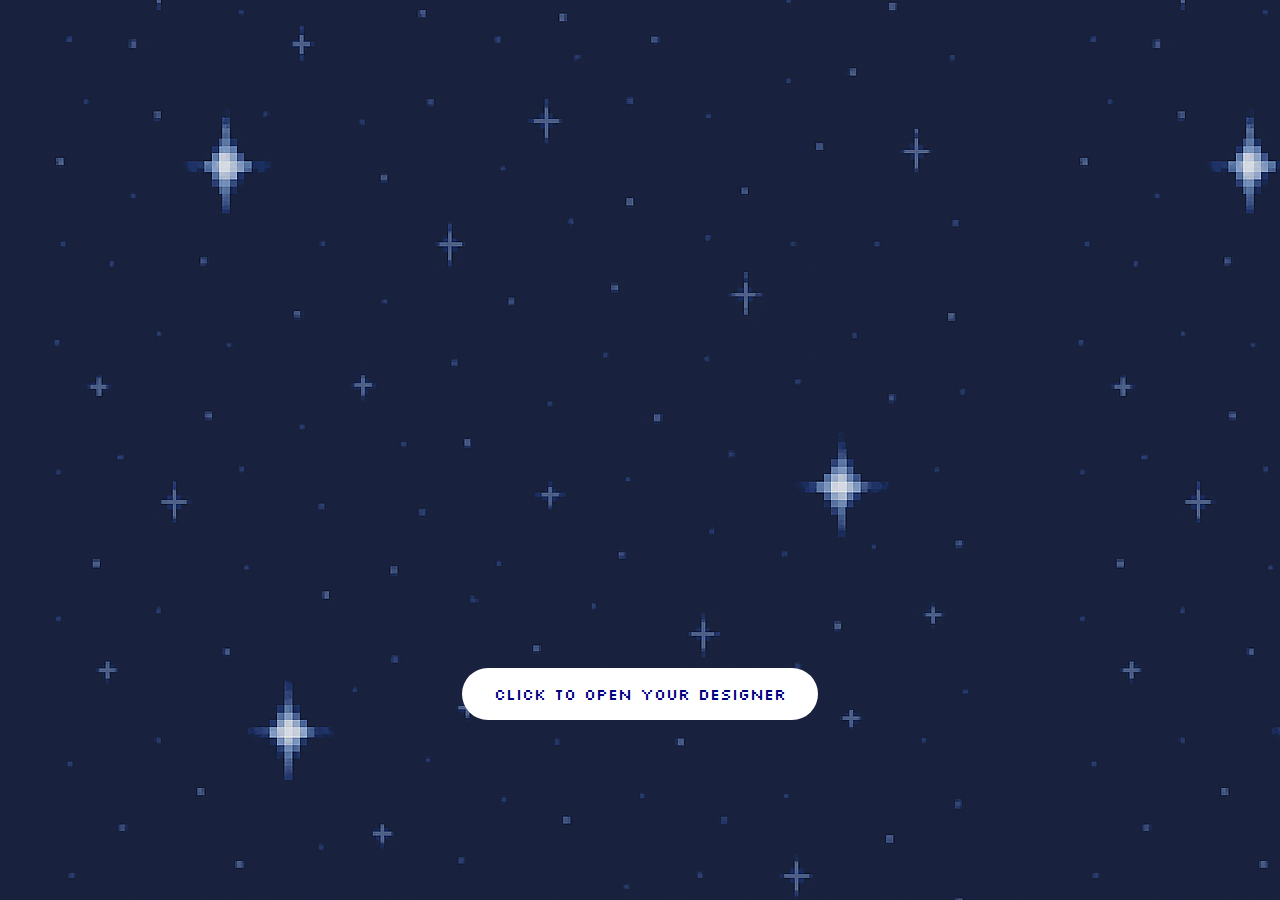
<file: index.html>
<!DOCTYPE html>
<html lang="en">
<head>
  <meta charset="UTF-8" />
  <meta name="viewport" content="width=device-width, initial-scale=1.0" />
  <title>Isabelle - Creative Avatar</title>
  <link rel="stylesheet" href="style.css" />
  <link href="https://fonts.googleapis.com/css2?family=Outfit:wght@400;600;700&display=swap" rel="stylesheet">
  <link href="https://fonts.googleapis.com/css2?family=Silkscreen:wght@400;700&display=swap" rel="stylesheet">

  <!-- Swiper CSS -->
  <link rel="stylesheet" href="https://cdn.jsdelivr.net/npm/swiper/swiper-bundle.min.css"/>
</head>

<body>
  <!-- Opening Screen -->
  <div id="opening-screen" class="opening-screen js-hidden">
    <button id="open-button">CLICK TO OPEN YOUR DESIGNER</button>
  </div>

  <!-- Profile Screen -->
  <main id="profile-screen" class="profile-wrapper hidden">
    <div class="profile-title-bar wave-text">
      <span style="--i:0">D</span><span style="--i:1">E</span><span style="--i:2">S</span><span style="--i:3">I</span><span style="--i:4">G</span><span style="--i:5">N</span><span style="--i:6">E</span><span style="--i:7">R</span>&nbsp;<span style="--i:8">U</span><span style="--i:9">N</span><span style="--i:10">L</span><span style="--i:11">O</span><span style="--i:12">C</span><span style="--i:13">K</span><span style="--i:14">E</span><span style="--i:15">D</span>
    </div>

    <!-- Swiper Carousel -->
    <div class="swiper mySwiper">
      <div class="swiper-wrapper">

        <!-- Flippable Main Card -->
        <div class="swiper-slide">
          <div class="card-flip-container" id="main-card">
            <div class="card-inner">
              <div class="card-bg"></div>

              <!-- FRONT -->
              <div class="card-face card-front">
                <div class="card-left">
                  <h2>ISABELLE LEE</h2>
                  <img src="asset/avatar.png" alt="Avatar" class="card-avatar" />
                  <div class="skill-box">
                    <div class="skills">
                      <div class="skill-row">
                        <span>Communication</span>
                        <div class="dots tooltip-container" data-tooltip="5/5">
                          <span class="filled"></span><span class="filled"></span><span class="filled"></span><span class="filled"></span><span class="filled"></span>
                        </div>
                      </div>
                      <div class="skill-row">
                        <span>Creativity</span>
                        <div class="dots tooltip-container" data-tooltip="5/5">
                          <span class="filled"></span><span class="filled"></span><span class="filled"></span><span class="filled"></span><span class="filled"></span>
                        </div>
                      </div>
                      <div class="skill-row">
                        <span>Collaboration</span>
                        <div class="dots tooltip-container" data-tooltip="5/5">
                          <span class="filled"></span><span class="filled"></span><span class="filled"></span><span class="filled"></span><span class="filled"></span>
                        </div>
                      </div>
                      <div class="skill-row">
                        <span>Hesitance</span>
                        <div class="dots tooltip-container" data-tooltip="5/5">
                          <span class="filled"></span><span class="unfilled"></span><span class="unfilled"></span><span class="unfilled"></span><span class="unfilled"></span>
                        </div>
                      </div>
                    </div>
                  </div>
                </div>
              </div>

              <!-- BACK -->
              <div class="card-face card-back">
                <div class="card-right">
                  <div class="status">
                    <img src="asset/avatar_back.png" alt="Mini Avatar" class="mini-avatar" />
                    <div class="stats">
                      <div><strong>LVL</strong> 21</div>
                      <div><strong>EXP</strong> 190603</div>
                      <div class="hp-bar"><span style="width: 80%;"></span></div>
                      <div>HP: Full</div>
                    </div>
                  </div>

                  <div class="tab-section">
                    <div class="tabs">
                      <button class="active" data-color="description">Description</button>
                      <button data-color="skill">Skill</button>
                      <button data-color="object">Object</button>
                    </div>

                    <div class="tab-content active-tab" data-color="description">
                      <div class="tab-panel active" data-tab="description">
                        <p>I’m Isabelle – a cheerful designer who loves learning and turning ideas into fun, meaningful designs. I’m open to anything and everything, always curious, and excited to grow through every new challenge.</p>
                      </div>
                      <div class="tab-panel" data-tab="skill">                       
                          <div><p><strong>TOOLS</strong> <br> Figma<br> Illustrator / Photoshop<br> Canva<br> HTML / CSS<br></div><div><strong>TEAM TRAITS</strong><br>Problem solving<br> Open communicator<br></p></div>
                      </div>
                      <div class="tab-panel" data-tab="object">
                        <p>
                          ✏️ <strong>Magic Pencil</strong>: Boosts imagination output by +40%<br>
                          📁 <strong>Project Vault</strong>: Safely stores completed quests, WIPs, and abandoned genius<br>
                          💾 <strong>Inspo Cache</strong>: Auto-collects sparkles, screenshots & late-night doodles<br>
                          🧵 <strong>Thread of Chaos</strong>: Untangles messy ideas into clean concepts (eventually)
                        </p>
                      </div>                      
                    </div>
                  </div>
                </div>
              </div>

            </div>
          </div>
        </div>

        <!-- Project Card -->
        <div class="swiper-slide card-nav project-card">
          <a href="projects.html" class="card-face-label">Projects</a>
        </div>

        <!-- Contact Card -->
        <div class="swiper-slide card-nav contact-card">
          <a href="contact.html" class="card-face-label">Contact</a>
        </div>


      </div>
    </div>
    <p class="flip-hint">Click to flip</p>

  </main>

  <!-- Swiper JS -->
  <script src="https://cdn.jsdelivr.net/npm/swiper/swiper-bundle.min.js"></script>
  <script src="script.js"></script>

  <!-- Swiper Init -->
  <script>
    var swiper = new Swiper(".mySwiper", {
      effect: "coverflow",
      grabCursor: true,
      centeredSlides: true,
      slidesPerView: "auto",
      initialSlide: 0,
      loop: true,
      slideToClickedSlide: true, // enables click-to-center
      resistanceRatio: 0.6, // optional: makes dragging slightly tighter
      coverflowEffect: {
        rotate: 0,
        stretch: 0,
        depth: 300,
        modifier: 1,
        slideShadows: false,
      }
    });
    
    
  </script>


</body>
</html>
</file>
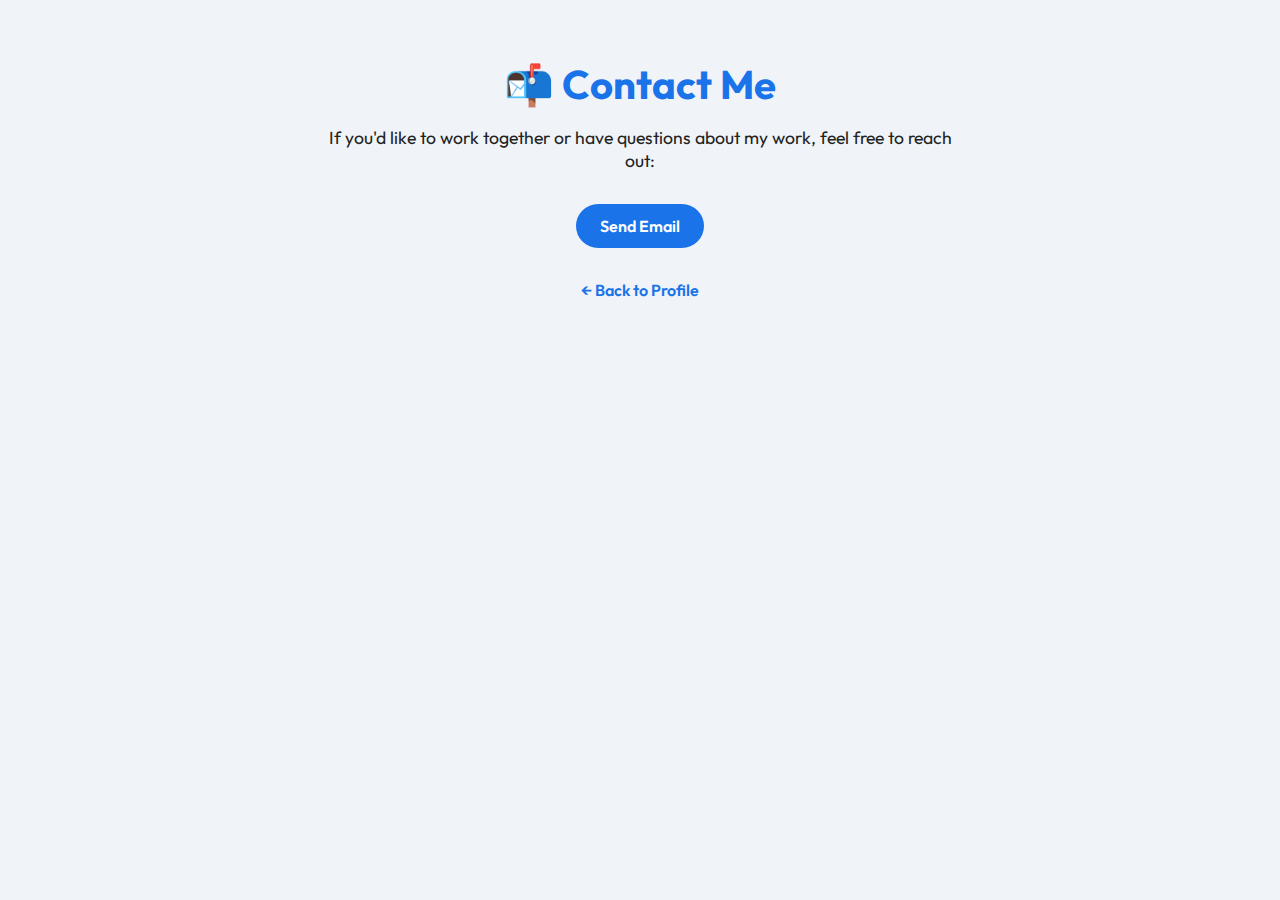
<file: contact.html>
<!DOCTYPE html>
<html lang="en">
<head>
  <meta charset="UTF-8" />
  <meta name="viewport" content="width=device-width, initial-scale=1.0" />
  <title>Contact Isabelle</title>
  <link rel="stylesheet" href="style.css" />
  <link href="https://fonts.googleapis.com/css2?family=Outfit:wght@400;600;700&display=swap" rel="stylesheet">
  <style>
    body {
      font-family: 'Outfit', sans-serif;
      background: #f0f4f9;
      padding: 2rem;
      max-width: 700px;
      margin: auto;
      text-align: center;
      color: #222;
    }

    h1 {
      font-size: 2.5rem;
      color: #1a73e8;
      margin-bottom: 1rem;
    }

    p {
      font-size: 1.1rem;
      margin-bottom: 2rem;
    }

    .email-link {
      display: inline-block;
      background: #1a73e8;
      color: white;
      padding: 0.75rem 1.5rem;
      border-radius: 999px;
      text-decoration: none;
      font-weight: 600;
      transition: background 0.3s ease, transform 0.2s ease;
    }

    .email-link:hover {
      background: #155fc1;
      transform: translateY(-2px);
    }

    .back-link {
      display: inline-block;
      margin-top: 2rem;
      text-decoration: none;
      color: #1a73e8;
      font-weight: 600;
    }

    .back-link:hover {
      text-decoration: underline;
    }
  </style>
</head>
<body>

  <h1>📬 Contact Me</h1>
  <p>If you'd like to work together or have questions about my work, feel free to reach out:</p>

  <a href="mailto:seoyounglee17@gmail.com" class="email-link">Send Email</a>

  <br />
  <a href="index.html" class="back-link">← Back to Profile</a>

</body>
</html>
</file>
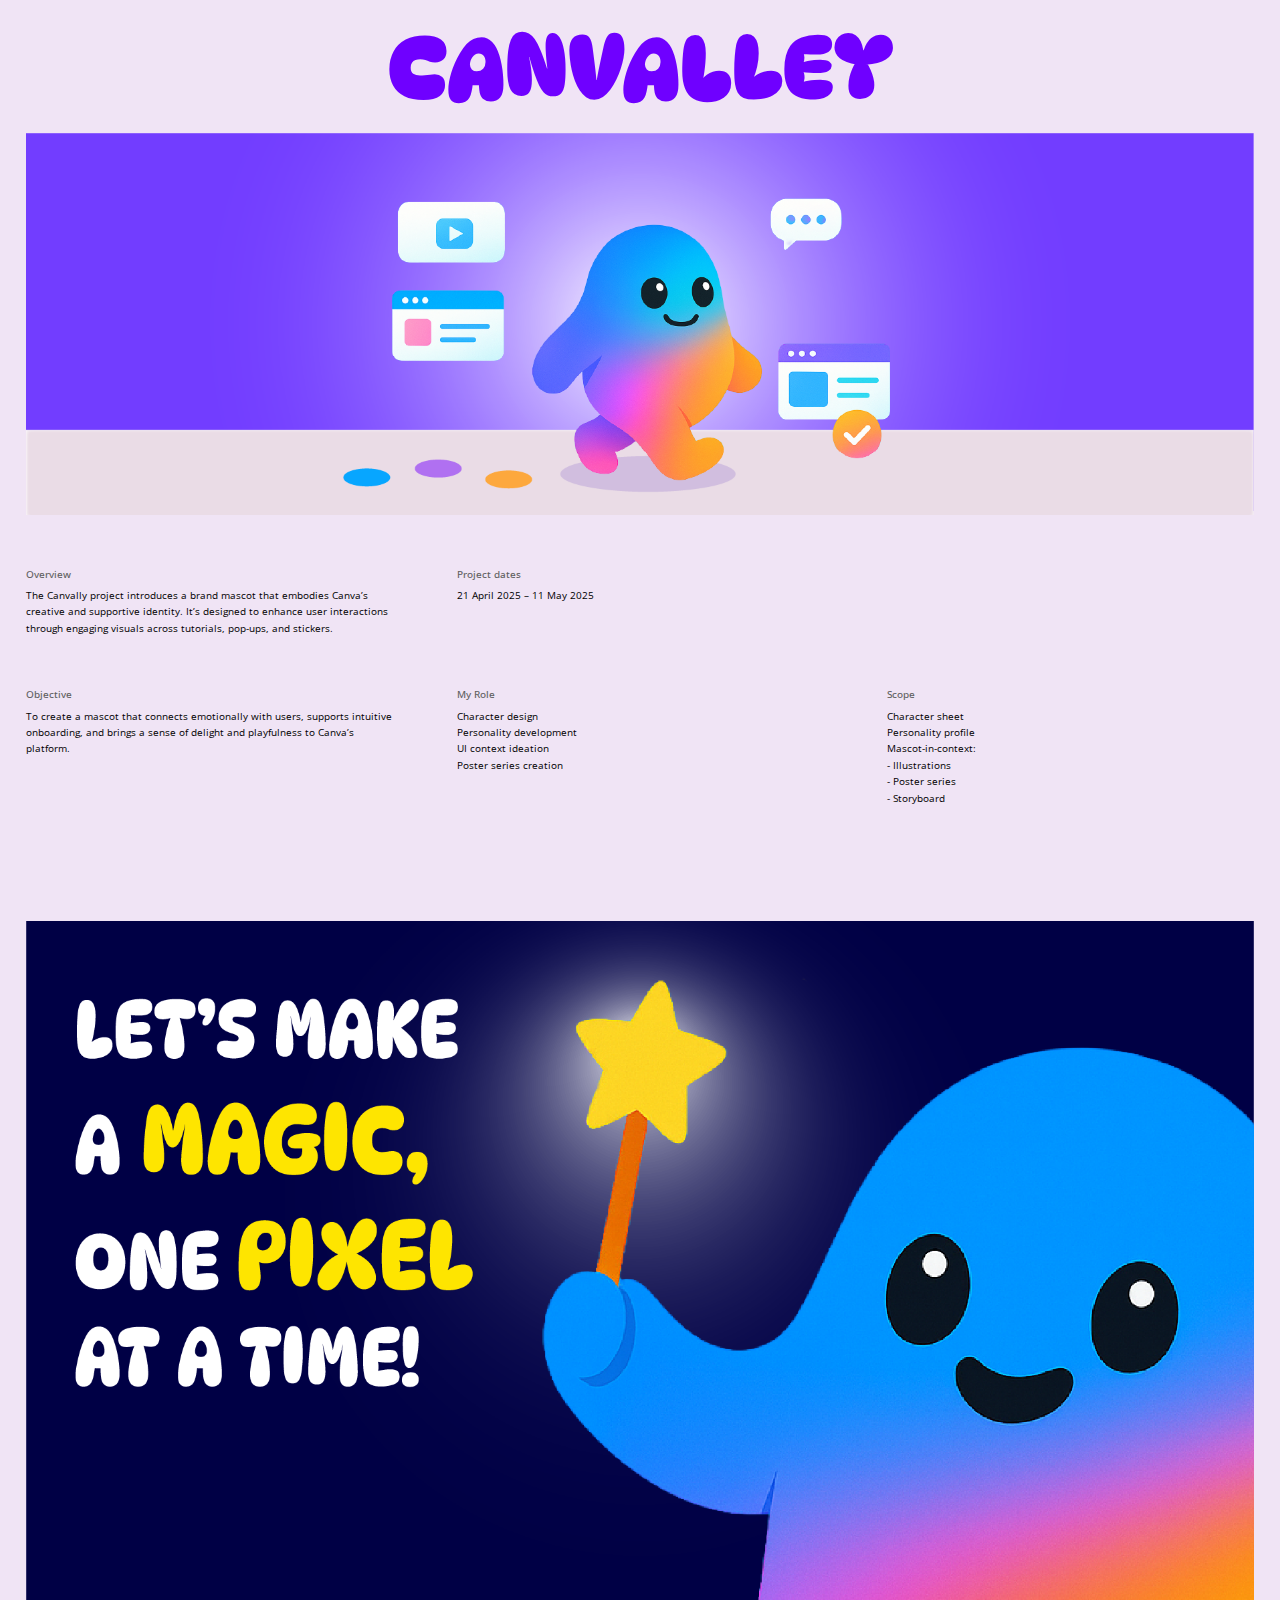
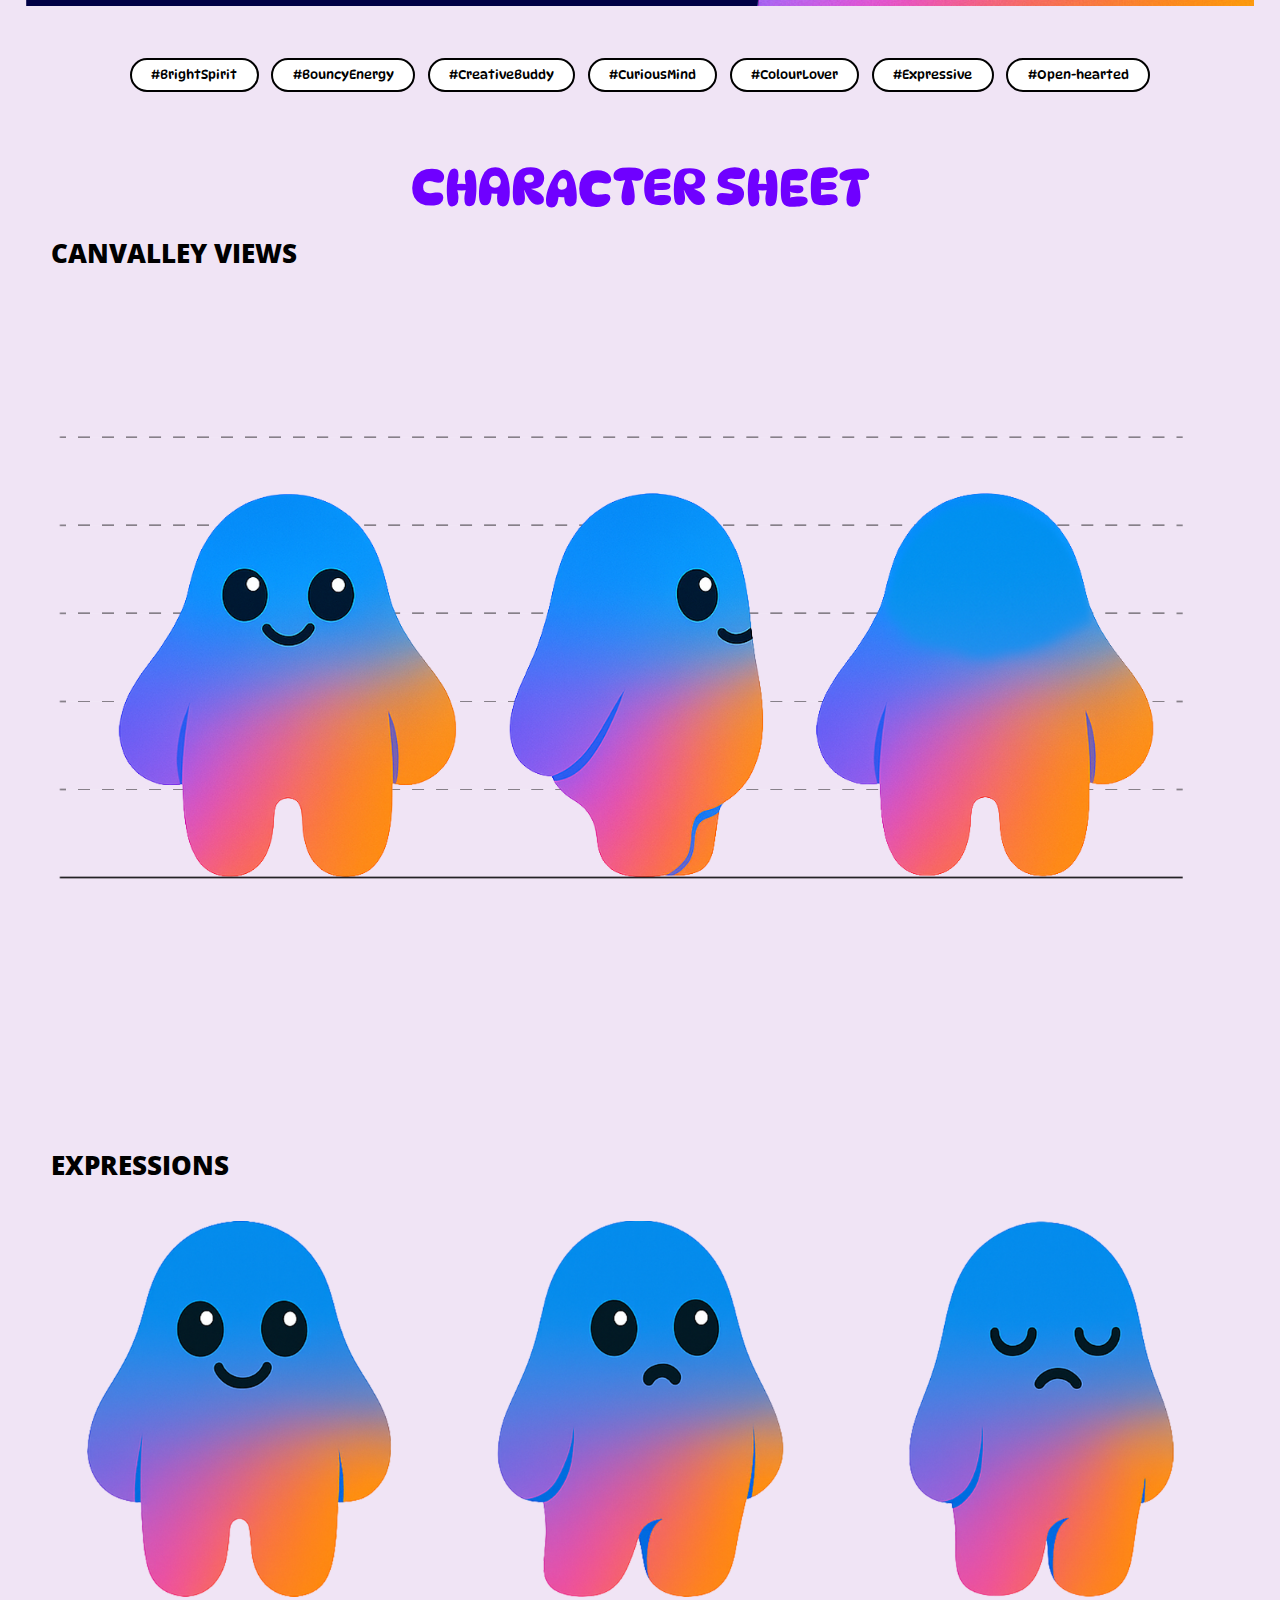
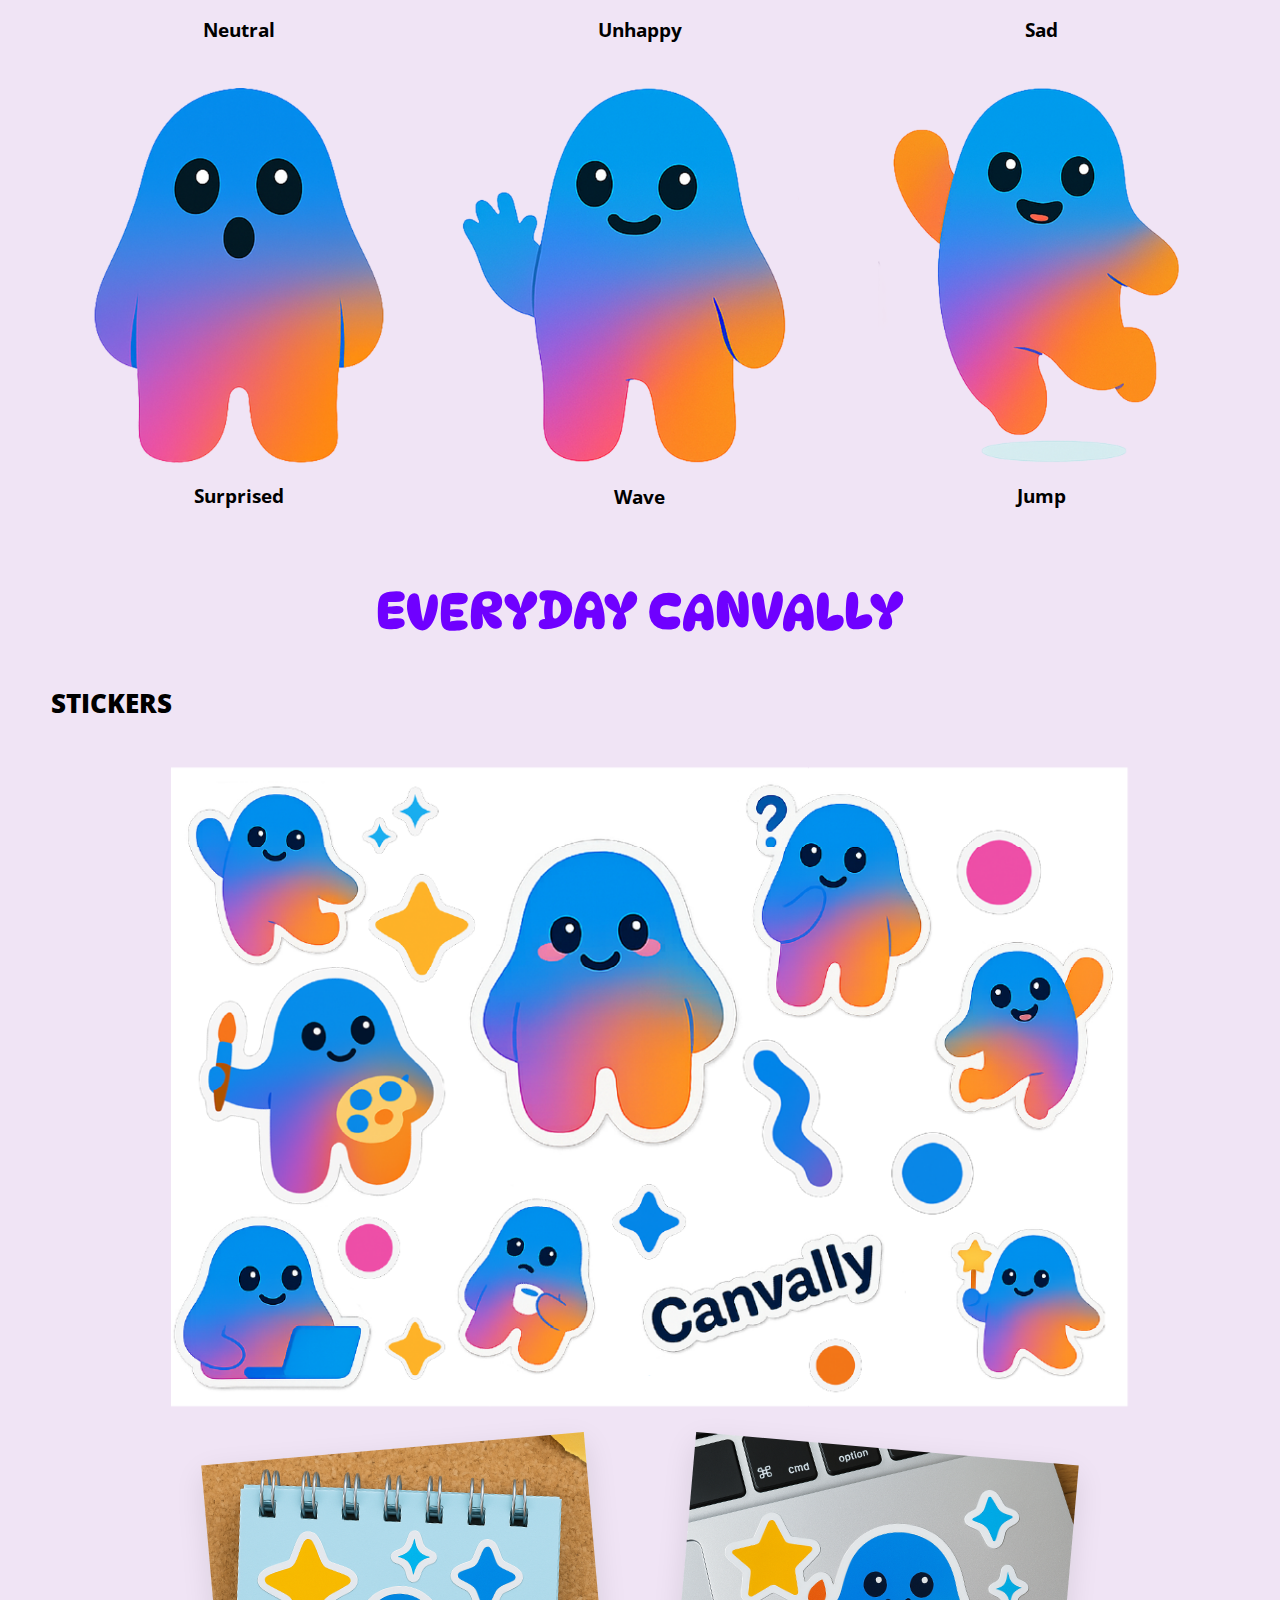
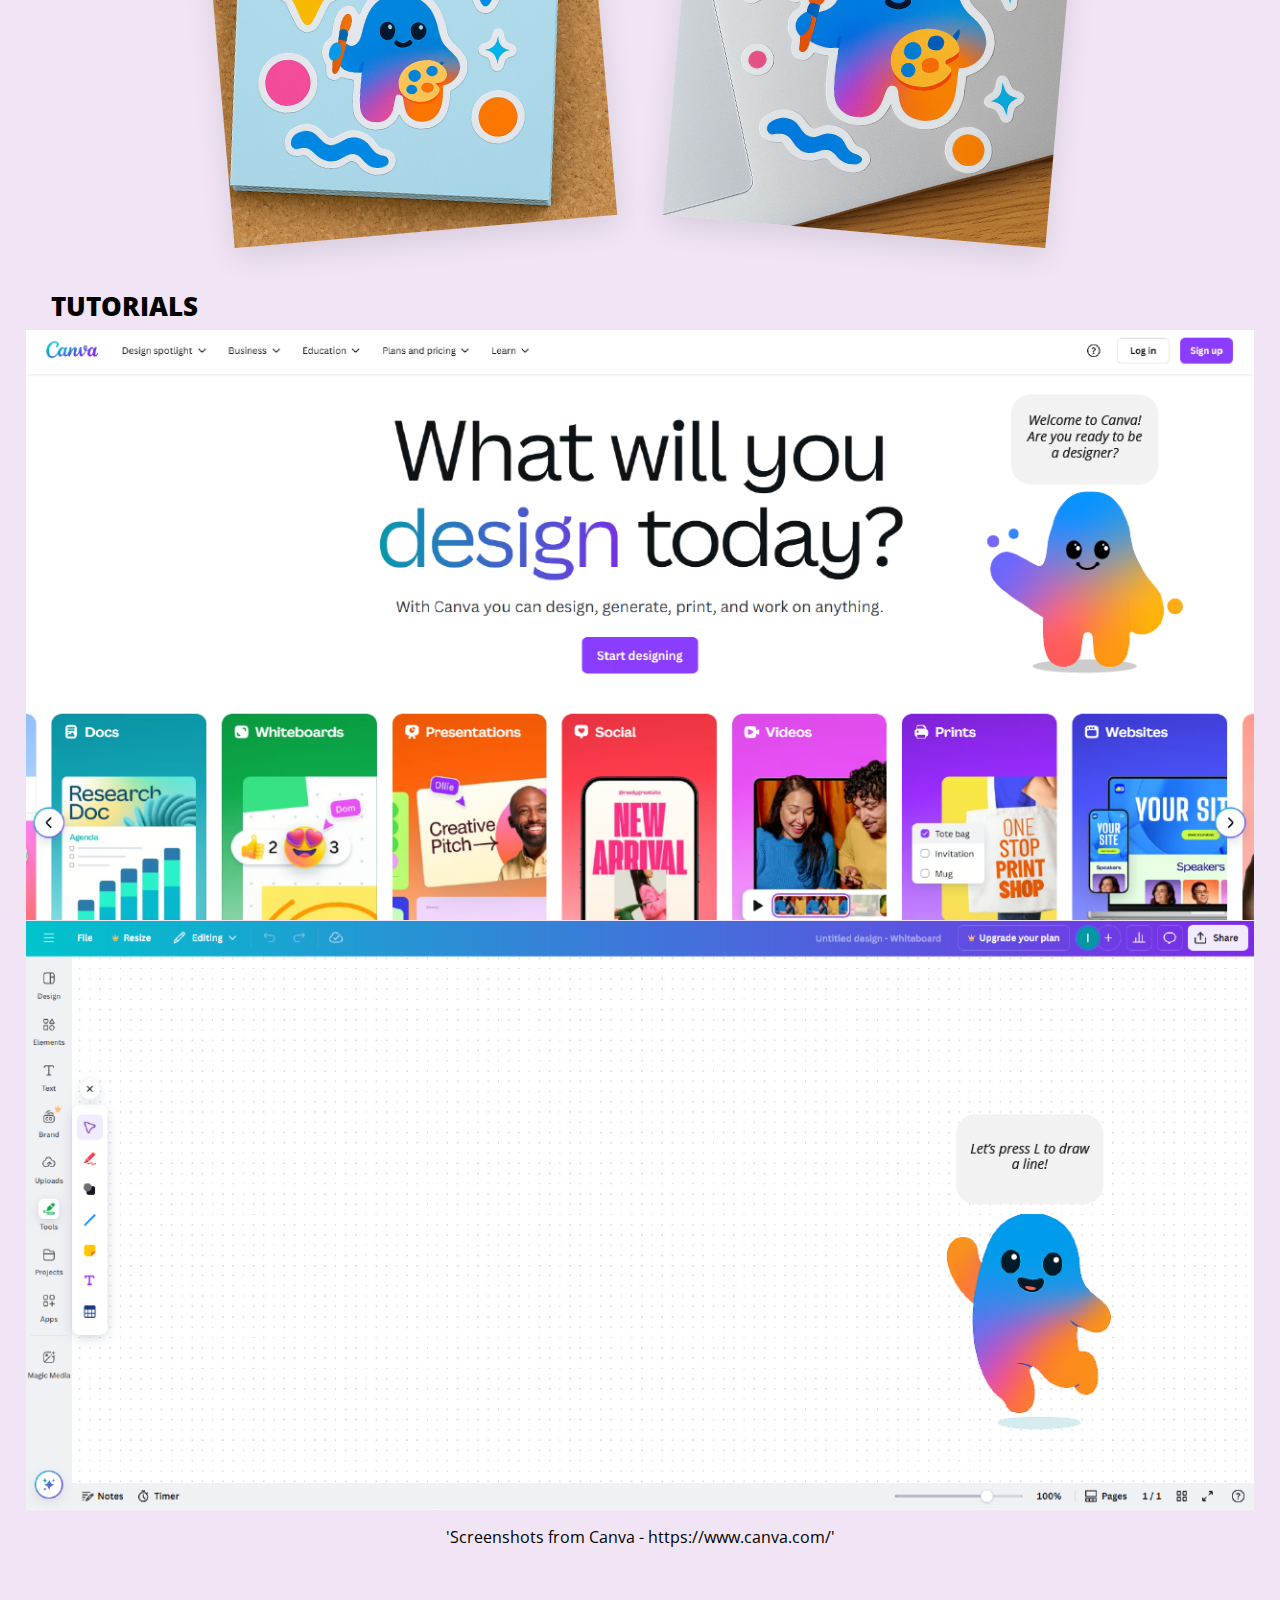
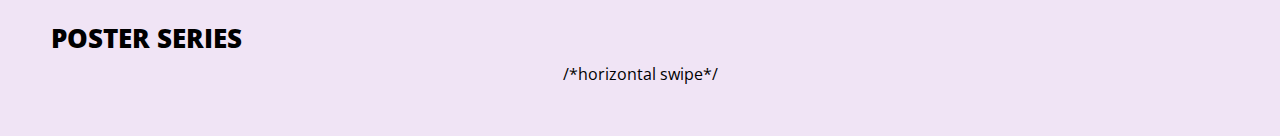
<file: projects.html>
<!DOCTYPE html>
<html lang="en">
<head>
  <meta charset="UTF-8" />
  <meta name="viewport" content="width=device-width, initial-scale=1.0"/>
  <title>Canvalley Project</title>
  <link href="https://fonts.googleapis.com/css2?family=DynaPuff:wght@400;700&family=Montserrat:ital,wght@0,100..900;1,100..900&family=Open+Sans:ital,wght@0,300..800;1,300..800&display=swap" rel="stylesheet">
  <link rel="stylesheet" href="project-style.css" />
</head>

<body>
  <div class="page-wrapper">     
    <div class="hero">
      <h1>CANVALLEY</h1>
      <img src="asset/canvalley2.png" alt="Canvalley Mascot" class="img-full" />
    </div>
    <section class="project-info">
      <div class="row top-row">
        <div class="col">
          <h2>Overview</h2>
          <p>
            The Canvally project introduces a brand mascot that embodies Canva’s creative and supportive identity. It’s designed to enhance user interactions through engaging visuals across tutorials, pop-ups, and stickers.
          </p>
        </div>
        <div class="col">
          <h2>Project dates</h2>
          <p>21 April 2025 – 11 May 2025</p>
        </div>
      </div>
      <div class="row bottom-row">
        <div class="col">
          <h2>Objective</h2>
          <p>
            To create a mascot that connects emotionally with users, supports intuitive onboarding, and brings a sense of delight and playfulness to Canva’s platform.
          </p>
        </div>
        <div class="col">
          <h2>My Role</h2>
          <p>
            Character design<br>
            Personality development<br>
            UI context ideation<br>
            Poster series creation
          </p>
        </div>
        <div class="col">
          <h2>Scope</h2>
          <p>
            Character sheet<br>
            Personality profile<br>
            Mascot-in-context:<br>
            - Illustrations<br>
            - Poster series<br>
            - Storyboard
          </p>
        </div>
      </div>
    </section>
    <div class="magic">
      <img src="asset/canvalley magic.png" alt="Canvalley Magic" class="img-full" />
    </div>

    <div class="hashtag-bubbles">
      <span>#BrightSpirit</span>
      <span>#BouncyEnergy</span>
      <span>#CreativeBuddy</span>
      <span>#CuriousMind</span>
      <span>#ColourLover</span>
      <span>#Expressive</span>
      <span>#Open-hearted</span>
    </div>

    <div class="character-sheet">
      <h2>CHARACTER SHEET</h2>
      <div class="size">
        <h3>CANVALLEY VIEWS</h3>
        <img src="asset/canvalley size.png" alt="Canvalley size" class="img-full" />
      </div>
      <div class="expressions">
        <h3>EXPRESSIONS</h3>
        <div class="expression-grid">
          <div class="expression-item">
            <img src="asset/neutral.png" alt="neutral" class="img-full" />
            <p>Neutral</p>
          </div>
          <div class="expression-item">
            <img src="asset/unhappy.png" alt="unhappy" class="img-full" />
            <p>Unhappy</p>
          </div>
          <div class="expression-item">
            <img src="asset/sad.png" alt="sad" class="img-full" />
            <p>Sad</p>
          </div>
          <div class="expression-item">
            <img src="asset/surprised.png" alt="surprised" class="img-full" />
            <p>Surprised</p>
          </div>
          <div class="expression-item">
            <img src="asset/wave.png" alt="wave" class="img-full" />
            <p>Wave</p>
          </div>
          <div class="expression-item">
            <img src="asset/jump.png" alt="jump" class="img-full" />
            <p>Jump</p>
          </div>
        </div>  
      </div>
    </div> 
    
    <div class="canvally-irl">
      <h2>EVERYDAY CANVALLY</h2>
      <div class="sticker">
        <h3>STICKERS</h3>
        <img src="asset/stickers.png" alt="stickers" class="img-full" />
        <div class="mockup-diagonal">
          <img src="asset/sticker-mockup1.png" alt="mockup 1" class="mockup-img mockup-left" />
          <img src="asset/sticker-mockup2.png" alt="mockup 2" class="mockup-img mockup-right" />
        </div>
      </div>
      <div class="tutorial">
        <h3>TUTORIALS</h3>
        <img src="asset/guide1.png" alt="guide 1" class="img-full" />
        <img src="asset/guide2.png" alt="guide 2" class="img-full" />
        <p>'Screenshots from Canva -
          https://www.canva.com/'</p>
      </div>
      <div class = "poster">
        <h3>POSTER SERIES</h3>
        /*horizontal swipe*/
      </div>
    </div>
  </div>

  <script src="project-script.js"></script>
</body>
</html>
</file>
<file: style.css>
.js-hidden {
  display: none !important;
}

* {
  box-sizing: border-box;
}

body {
  margin: 0;
  padding: 0;
  font-family: 'silkscreen';
  background-color: rgb(25, 37, 99);
}

/* Opening screen */
.opening-screen {
  position: absolute;
  top: 0;
  left: 0;
  height: 100vh;
  width: 100%;
  background-image: url("asset/background.png");
  display: flex;
  justify-content: center;
  align-items: center;
  z-index: 10;
  opacity: 0;
  pointer-events: none;
  transition: opacity 0.5s ease;
}

.opening-inner {
  display: flex;
  flex-direction: column;
  align-items: center;
  justify-content: center;
}

.opening-screen.visible {
  opacity: 1;
  pointer-events: auto;
}

.opening-screen.hidden {
  opacity: 0;
  pointer-events: none;
}

#open-button {
  position: absolute;
  bottom: 20%;
  font-size: 1rem;
  padding: 1rem 2rem;
  border: none;
  border-radius: 999px;
  background: white;
  color: navy;
  cursor: pointer;
  transition: transform 0.2s ease;
  font-family: 'silkscreen';
}

#open-button:hover {
  transform: scale(1.55);
}

.loading-bar-container {
  width: 100%;
  max-width: 400px;
  height: 16px;
  background: #ffffff44;
  border: 2px solid gray;
  border-radius: 999px;
  overflow: hidden;
  margin-bottom: 2rem;
  justify-content: center;
}

.loading-bar-fill {
  height: 100%;
  width: 0%;
  background: rgb(255, 225, 0);
  border-radius: 999px;
  animation: loadingProgress 3s ease forwards;
}

@keyframes loadingProgress {
  0% { width: 0%; }
  100% { width: 100%; }
}

.game-ui-bar {
  position: fixed;
  top: 0;
  left: 0;
  width: 100%;
  height: 50px;
  background: rgb(209, 209, 209);
  color: #000;
  display: flex;
  align-items: center;
  justify-content: space-around;
  font-family: 'silkscreen';
  font-size: 1.7rem;
  z-index: 100;
  border-bottom: 4px solid #363636;
  box-shadow: 0 4px 0 #161616;
}

.game-ui-item {
  display: flex;
  align-items: center;
  gap: 0.5rem;
}

.ui-icon {
  width: 24px;
  height: 24px;
  image-rendering: pixelated;
}


#flip-hint, #unlocked-text {
  transition: opacity 0.3s ease;
}

/* Flip Card Container (Poker Card Style) */
.card-flip-container {
  perspective: 1200px;
  width: 100%;
  max-width: 450px;
  aspect-ratio: 5 / 7;
  margin: 0 auto;
  cursor: pointer;
  position: relative;
}

.carousel-nav {
  position: absolute;
  top: 50%;
  left: 0;
  width: 100%;
  display: flex;
  justify-content: space-between;
  transform: translateY(-50%);
  pointer-events: none;
  z-index: 5;
  padding: 0 4rem; /* ⬅️ Push buttons inward */
}

.nav-btn {
  background: none;
  border: none;
  cursor: pointer;
  pointer-events: auto; /* enable clicks */
  transition: transform 0.2s ease;
}

.nav-btn img {
  width: 130px;
  height: 130px;
}

.nav-btn:hover {
  transform: scale(1.2);
}

.card-inner {
  position: relative;
  width: 100%;
  height: 100%;
  transition: transform 0.8s cubic-bezier(0.68, -0.55, 0.265, 1.55);
  transform-style: preserve-3d;
  border: 4px solid #f9c74f;
  border-radius: 16px;
  box-shadow: 0 0 12px #00000099;
  background-image: url("asset/background2.png");}

.card-flip-container.flipped .card-inner {
  transform: rotateY(180deg);
}

.card-face {
  position: absolute;
  width: 100%;
  height: 100%;
  backface-visibility: hidden;
  border-radius: 16px;
  overflow: hidden;
}

.card-front {
  background-image: url("asset/background2.png");
  background-size: cover;
  background-position: center;
  border: 2px solid #444;
  padding: 1.5rem;

}

.card-back {
  background-image: url("asset/background2.png");
  background-size: cover;
  background-position: center;
  border: 2px solid #444;
  padding: 1.5rem;
  transform: rotateY(180deg);
}

.card-flip-container:hover .card-inner {
  box-shadow: 0 0 25px #f9c74f, 0 0 40px #1a73e8;
  border-radius: 1rem;
}

.flip-hint {
  text-align: center;
  margin-top: 1rem;
  font-size: 1rem;
  color: #f9c74f;
  font-style: italic;
  animation: blinkHint 1.2s ease-in-out infinite alternate;
  text-shadow: 0 0 5px #f9c74f;
}

@keyframes blinkHint {
  50% {
      opacity: 0.5;
  }
}

.profile-wrapper {
  display: flex;
  flex-direction: column;
  align-items: center;
  justify-content: center;
  min-height: 100vh;
  padding: 7rem;
  transition: opacity 0.5s ease;
}

.profile-wrapper.visible {
  opacity: 1;
}
.profile-wrapper.hidden {
  opacity: 0;
}

.profile-title-bar {
  color: yellow;
  font-family: 'silkscreen', sans-serif;
  font-size: 1rem;
  font-weight: 500;
  padding: 0.75rem;
  text-align: center;
  letter-spacing: 1px;
  text-shadow: 0 0 8px #f9c74f;
}

.wave-text span {
  display: inline-block;
  font-size: 1rem;
  color: #f9c74f;
  font-family: 'silkscreen', sans-serif;
  animation: bounce 1.5s ease-in-out infinite;
  animation-delay: calc(var(--i) * 0.07s);
  text-shadow: 0 0 8px #f9c74f;
}

@keyframes bounce {
  0%, 100% {
      transform: translateY(0);
  }
  30% {
      transform: translateY(-10px);
  }
  60% {
      transform: translateY(-6px);
  }
  80% {
      transform: translateY(-4px);
  }
}

.avatar-card-grid {
  max-width: 960px;
  width: 100%;
  display: block;
  padding: 1rem;
  transition: opacity 0.5s ease;
}

.card-left h2 {
  background: white;
  color: #333;
  padding: 0.5rem;
  font-size: 1.5rem;
  text-align: center;
  border: 3px solid #1a73e8;
}

.card-avatar {
  display: block;
  width: 100%;
  max-width: 230px; /* Increase this */
  margin: 1rem auto;
  border-radius: 0.5rem;
}

.skill-box {
  background: #ffffffcc;
  padding: 1rem;
  border-radius: 1rem;
  border: 2px dashed #1a73e8;
  margin-top: 1rem;
  box-shadow: 0 2px 6px #00000022;
}

.skills .skill-row {
  display: flex;
  justify-content: space-between;
  margin: 0.6rem 0;
}

.dots span {
  display: inline-block;
  width: 12px;
  height: 12px;
  margin-left: 5px;
  border-radius: 50%;
  background: #ddd;
}
.dots .filled {
  background: #1a73e8;
}
.dots .unfilled {
  background: #b0b9c4;
}

.status {
  display: flex;
  gap: 1rem;
  align-items: center;
  margin-bottom: 1rem;
}

.mini-avatar {
  width: 60px;
  height: 60px;
  border-radius: 50%;
}

.stats div {
  margin: 4px 0;
}

.hp-bar {
  background: #ddd;
  height: 10px;
  border-radius: 6px;
  overflow: hidden;
}
.hp-bar span {
  display: block;
  height: 100%;
  background: #4caf50;
}

.tab-section {
  position: relative;
}

.tabs {
  display: flex;
  gap: 0.7rem;
  margin-top: 1rem;
}

.tabs button {
  font-family: 'silkscreen';
  background: #222;
  color: white;
  padding: 0.3rem 0.9rem;
  border: none;
  border-radius: 999px;
  cursor: pointer;
  font-weight: 600;
  transition: 0.3s, transform 0.2s;
}

.tabs button.active {
  font-family: 'silkscreen';
  background: #7ec8e3;
  color: #222;
  transform: scale(1.05);
}

.tab-content {
  margin-top: 1rem;
  background: #fff;
  padding: 1rem;
  border-radius: 0.75rem;
  border: 2px solid #ccc;
  transition: all 0.3s ease;
  transform: scale(1);
}
.tab-content.active-tab {
  transform: scale(1.02);
  border-color: #444;
}
.tab-content[data-color="description"] {
  background: #eef6fb;
}
.tab-content[data-color="skill"] {
  background: #f9f0ff;
}
.tab-content[data-color="object"] {
  background: #fff8e6;
}
.tab-panel {
  display: none;
}
.tab-panel.active {
  display: block;
}

/* Contact/Project Cards */
.card-nav {
  width: 400px;
  height: auto;
  aspect-ratio: 7 / 9;
  border-radius: 12px;
  overflow: hidden;
  box-shadow: 0 0 8px #00000033;
  border: 2px solid #ccc;
  text-decoration: none;
  display: flex;
  align-items: center;
  justify-content: center;
  transition: transform 0.2s ease;
}
.card-nav:hover {
  transform: scale(1.05);
  box-shadow: 0 0 12px #1a73e8aa;
}
.card-face-label {
  font-family: 'Outfit', sans-serif;
  font-weight: 700;
  font-size: 1rem;
  color: #1a73e8;
  text-align: center;
  padding: 1rem;
}

/* Swiper adjustments */
.swiper-slide {
  width: 400px !important; /* Make this match your card width */
  height: auto;
  display: flex;
  justify-content: center;
  align-items: center;
}

.swiper {
  width: 100%;
  max-width: 1000px;
  margin: auto;
  padding: 4rem 0;
}

@media (max-width: 480px) {
  .swiper-slide {
      width: 400px !important;
  }
  .card-flip-container,
  .card-nav {
      max-width: 320px;
  }
}


/* Style for Project Card */
.card-nav.project-card {
  position: relative; /* Needed for absolute positioning inside */
  background-image: url("asset/canvally-profile.png");
  background-size: cover;
  background-position: center;
  background-repeat: no-repeat;
  border: 4px solid #1a73e8;
  border-radius: 16px;
  box-shadow: 0 0 12px #1a73e8aa;
  overflow: hidden;
}

.project-button {
  position: absolute;
  top: 8%;
  left: 50%;
  transform: translateX(-50%);
  background: white;
  color: #c800ff;
  padding: 0.75rem 1.5rem;
  border-radius: 999px;
  font-weight: 700;
  font-family: 'silkscreen';
  text-align: center;
  text-decoration: none;
  font-size: 1rem;
  box-shadow: 0 0 10px #ff56f4aa;
  transition: transform 0.2s, background 0.3s;
  z-index: 2;
  opacity: 90%;
}

.project-button:hover {
  background: #efd3ff;
  transform: translateX(-50%) scale(1.05);
}

/* Change background image only when the button is hovered */
.card-nav.project-card.blush {
  background-image: url("asset/canvally-profile-blush.png");
}

/* Style for Contact Card */
.card-nav.contact-card {
  background: #f9e1b0;
  border: 4px solid #c48b46; /* warm brown edge */
  display: flex;
  padding: 1.5rem;
  box-shadow:
    inset 0 4px 0 #fff4d2,
    0 6px 0 #c48b46,
    0 8px 12px rgba(0,0,0,0.1);
}



.quest-style-card {
  background: #f9e1b0;
  border: 4px solid #c48b46;
  border-radius: 16px;
  box-shadow:
    inset 0 4px 0 #fff4d2,
    0 6px 0 #c48b46,
    0 8px 12px rgba(0,0,0,0.1);
  font-family: 'silkscreen', sans-serif;
  display: flex;
  flex-direction: column;
  justify-content: center;
  padding: 1rem;
}

.quest-header {
  background: #d9a85b;
  padding: 0.75rem 1rem;
  font-size: 1.6rem;
  color: #fff;
  border-radius: 10px 10px 0 0;
  box-shadow: inset 0 -3px 0 #b57c39;
  text-align: center;
}

.quest-body {
  background: #fff6e0;
  border-radius: 0 0 12px 12px;
  padding: 1.2rem;
  flex: 1;
}

.quest-title-row {
  display: flex;
  justify-content: space-between;
  align-items: center;
  margin-bottom: 0.6rem;
}

.quest-title {
  font-size: 1.2rem;
  margin: 0;
  color: #8c5a1f;
}

.quest-progress {
  font-size: 1rem;
  color: #5e3811;
}

.quest-description {
  font-size: 1rem;
  color: #5e3811;
  margin-bottom: 1.5rem;
}

.quest-button {
  background: #1a73e8;
  color: #fff;
  font-family: 'silkscreen';
  font-size: 1rem;
  padding: 0.6rem 1.4rem;
  border-radius: 999px;
  text-decoration: none;
  border: none;
  box-shadow: 0 4px 0 #004ec2;
  transition: transform 0.2s ease, background 0.3s ease;
}

.quest-button:hover {
  background: #004ec2;
  transform: scale(1.05);
}

.quest-button:hover {
  background: #004ec2;
  transform: scale(1.05);
}


@media (max-width: 768px) {
  body {
    font-size: 3.5vw;
  }

  .game-ui-bar {
    flex-direction: column;
    font-size: 4.5vw;
    padding: 0.5rem;
    height: auto;
  }

  .ui-icon {
    width: 20px;
    height: 20px;
  }

  .swiper {
    padding: 2rem 0;
    max-width: 100%;
  }

  .swiper-slide {
    width: 100% !important;
    display: flex;
    justify-content: center;
  }

  .card-nav,
  .card-flip-container {
    width: 90vw;
    max-width: 90vw;
    height: auto;
    aspect-ratio: 5 / 7;
    display: flex;
    flex-direction: column;
    justify-content: space-between;
  }

  .card-inner {
    height: 100%;
  }

  .project-button {
    font-size: 4vw;
    padding: 0.6rem 1rem;
  }

  .profile-wrapper {
    padding: 3rem 1rem;
  }

  .wave-text span {
    font-size: 4.5vw;
  }

  .tabs {
    flex-wrap: wrap;
    justify-content: center;
    gap: 0.5rem;
  }

  .tabs button {
    font-size: 4vw;
    padding: 0.4rem 1rem;
  }

  .tab-content {
    font-size: 3.5vw;
  }

  .flip-hint {
    font-size: 0.9rem;
  }

  .card-left h2 {
    font-size: 5vw;
  }

  .card-avatar {
    max-width: 180px;
  }

  .skill-box {
    padding: 0.8rem;
    font-size: 3.5vw;
  }

  .quest-style-card {
    padding: 1rem;
    font-size: 4vw;
  }

  .quest-header {
    font-size: 5vw;
  }

  .quest-button {
    font-size: 4vw;
    padding: 0.6rem 1.2rem;
  }

  .loading-bar-container {
    max-width: 90vw;
  }

  #open-button {
    font-size: 4vw;
    padding: 1rem 2rem;
  }

  .card-face-label {
    font-size: 3.5vw;
  }
}

html, body {
  height: auto;
  overflow-x: hidden;
  overflow-y: auto;
}
</file>
<file: project-style.css>
body {
  margin: 0;
  font-family: 'Open Sans', sans-serif;
  background-color: rgb(240, 228, 245);
  color: black;
  cursor: url('asset/cursor.png') 0 0, auto; /* 0 0 = top-left corner is the pointer */
}


.page-wrapper {
  max-width: 1300px;
  margin: 0 auto;
  padding: 0 2vw;
}

/* Global Image Sizing */
.img-full {
  width: 100%;
  display: block;
  margin-top: 0;
  margin-bottom: 0;
  height: auto;
}

/* Hero Section */
.hero {
  display: flex;
  flex-direction: column;
  align-items: center;
  text-align: center;
  padding: 1vw 0;
  box-sizing: border-box;
}

.hero h1 {
  font-family: 'DynaPuff', cursive;
  color: #6f00ff;
  font-size: 7vw;
  font-weight: 700;
  margin-top: 0vw;
  margin-bottom: 1vw;
  transition: transform 0.3s ease, color 0.3s ease;
}

.hero h1:hover {
  transform: scale(1.05) rotate(-1deg);
  color: #ff6a00; /* Optional: slightly lighter purple on hover */
}

@keyframes floatUp {
  0%, 100% {
    transform: translateY(0);
  }
  50% {
    transform: translateY(-5px);
  }
}

.hero h1:hover {
  animation: floatUp 0.6s ease infinite;
}


/* Project Info */
.project-info {
  padding: 2vw 0 5vw;
  margin-top: 1vw;
}

.project-info .row {
  display: grid;
  gap: 5vw;
}

.project-info .top-row {
  grid-template-columns: repeat(3, 1fr);
}

.project-info .bottom-row {
  grid-template-columns: repeat(3, 1fr);
  margin-top:2vw;
}

.project-info h2 {
  font-size: 0.8vw;
  margin: 0;
  font-weight: 500;
  color: rgb(95, 95, 95);
}

.project-info p {
  font-size: 0.8vw;
  line-height: 1.6;
  margin: 0.5vw 0 2vw;
}

/* Magic Section */
.magic {
  display: flex;
  flex-direction: column;
  align-items: center;
  text-align: center;
  padding: 2vw 0;
}

/* Hashtag Bubbles */
.hashtag-bubbles {
  display: flex;
  flex-wrap: wrap;
  gap: 1vw;
  justify-content: center;
  margin: 2vw auto 5vw;
}

.hashtag-bubbles span {
  padding: 0.6vw 1.5vw;
  font-size: 1vw;
  border: 2px solid black;
  border-radius: 999px;
  background-color: white;
  font-weight: 300;
  font-family: 'DynaPuff', cursive;
  white-space: nowrap;
  transition: background 0.3s ease;
}

.hashtag-bubbles span:hover {
  background-color: #f0f0f0;
  cursor: default;
}

/* Character Sheet */
.character-sheet {
  display: flex;
  flex-direction: column;
  align-items: center;
  padding: 2vw 0;
  box-sizing: border-box;
  text-align: center;
}

.character-sheet h2 {
  font-family: 'DynaPuff', cursive;
  color: #6f00ff;
  font-size: 4vw;
  font-weight: 600;
  margin: -2vw 0 1vw;
}

/* Size Section */
.size {
  width: 100%;
}

.size h3 {
  font-size: 2vw;
  font-weight: 800;
  margin: 0.5vw 0;
  text-align: left;
  padding-left: 2vw;
}

/* Expressions */
.expressions {
  width: 100%;
  padding: 2vw 0;
}

.expressions h3 {
  font-size: 2vw;
  font-weight: 800;
  margin-bottom: 3vw;
  text-align: left;
  padding-left: 2vw;
}

.expression-grid {
  display: grid;
  grid-template-columns: repeat(3, 1fr);
  gap: 2vw;
  padding: 0 2vw;
}

.expression-item {
  display: flex;
  flex-direction: column;
  align-items: center;
}

.expression-item img {
  width: 100%;
  border-radius: 10px;
}

.expression-item p {
  margin-top: 1.5vw;
  font-size: 1.5vw;
  font-weight: 700;
}

/* Canvally IRL Section */
.canvally-irl {
  display: flex;
  flex-direction: column;
  align-items: center;
  padding: 2vw 0;
  text-align: center;
}

.canvally-irl h2 {
  font-family: 'DynaPuff', cursive;
  color: #6f00ff;
  font-size: 4vw;
  font-weight: 600;
  margin: -2vw 0 1vw;
}

/* Shared Sticker/Poster/Tutorial Layout */
.sticker,
.tutorial,
.poster {
  display: flex;
  flex-direction: column;
  align-items: center;
  padding: 2vw 0;
  width: 100%;
}

.sticker h3,
.tutorial h3,
.poster h3 {
  align-self: flex-start;
  text-align: left;
  font-size: 2vw;
  font-weight: 800;
  margin: 0.5vw 0;
  width: 100%;
  padding-left: 2vw;
}

/* Diagonal layout for sticker mockups */
.mockup-diagonal {
  display: flex;
  justify-content: center;
  gap: 4vw;
  flex-wrap: wrap;
  width: 100%;
}

.mockup-img {
  width: 30vw;
  max-width: 400px;
  height: auto;
  box-shadow: 0 10px 30px rgba(0, 0, 0, 0.1);
  transition: transform 0.3s ease;
}

.mockup-left {
  transform: rotate(-5deg) translateX(-1vw);
  z-index: 1;
}

.mockup-right {
  transform: rotate(5deg) translateX(1vw);
  z-index: 1;
}

.mockup-img:hover {
  transform: scale(1.05);
  z-index: 2;
}

/* Bounce Animation */
@keyframes bounce {
  0%, 100% {
    transform: translateY(0);
  }
  50% {
    transform: translateY(-8px);
  }
}

.bounce {
  animation: bounce 0.4s ease;
}

/* Responsive Tweaks */
@media (max-width: 768px) {
  .project-info .row {
    grid-template-columns: 1fr !important;
  }

  .project-info h2 {
    font-size: 5vw;
  }

  .project-info p {
    font-size: 4vw;
  }

  .hero h1 {
    font-size: 10vw;
  }

  .img-full {
    width: 90vw;
  }

  .expression-grid {
    grid-template-columns: repeat(2, 1fr);
  }

  .expression-item p {
    font-size: 3vw;
  }

  .size h3,
  .expressions h3,
  .sticker h3,
  .poster h3,
  .tutorial h3 {
    font-size: 5vw;
    padding-left: 4vw;
  }

  .character-sheet h2,
  .canvally-irl h2 {
    font-size: 7vw;
  }

  .mockup-diagonal {
    flex-direction: column;
    gap: 2vw;
  }

  .mockup-img {
    width: 80vw;
    transform: none !important;
  }

  .hashtag-bubbles span {
    font-size: 3.5vw;
    padding: 1vw 3vw;
  }
}
</file>
